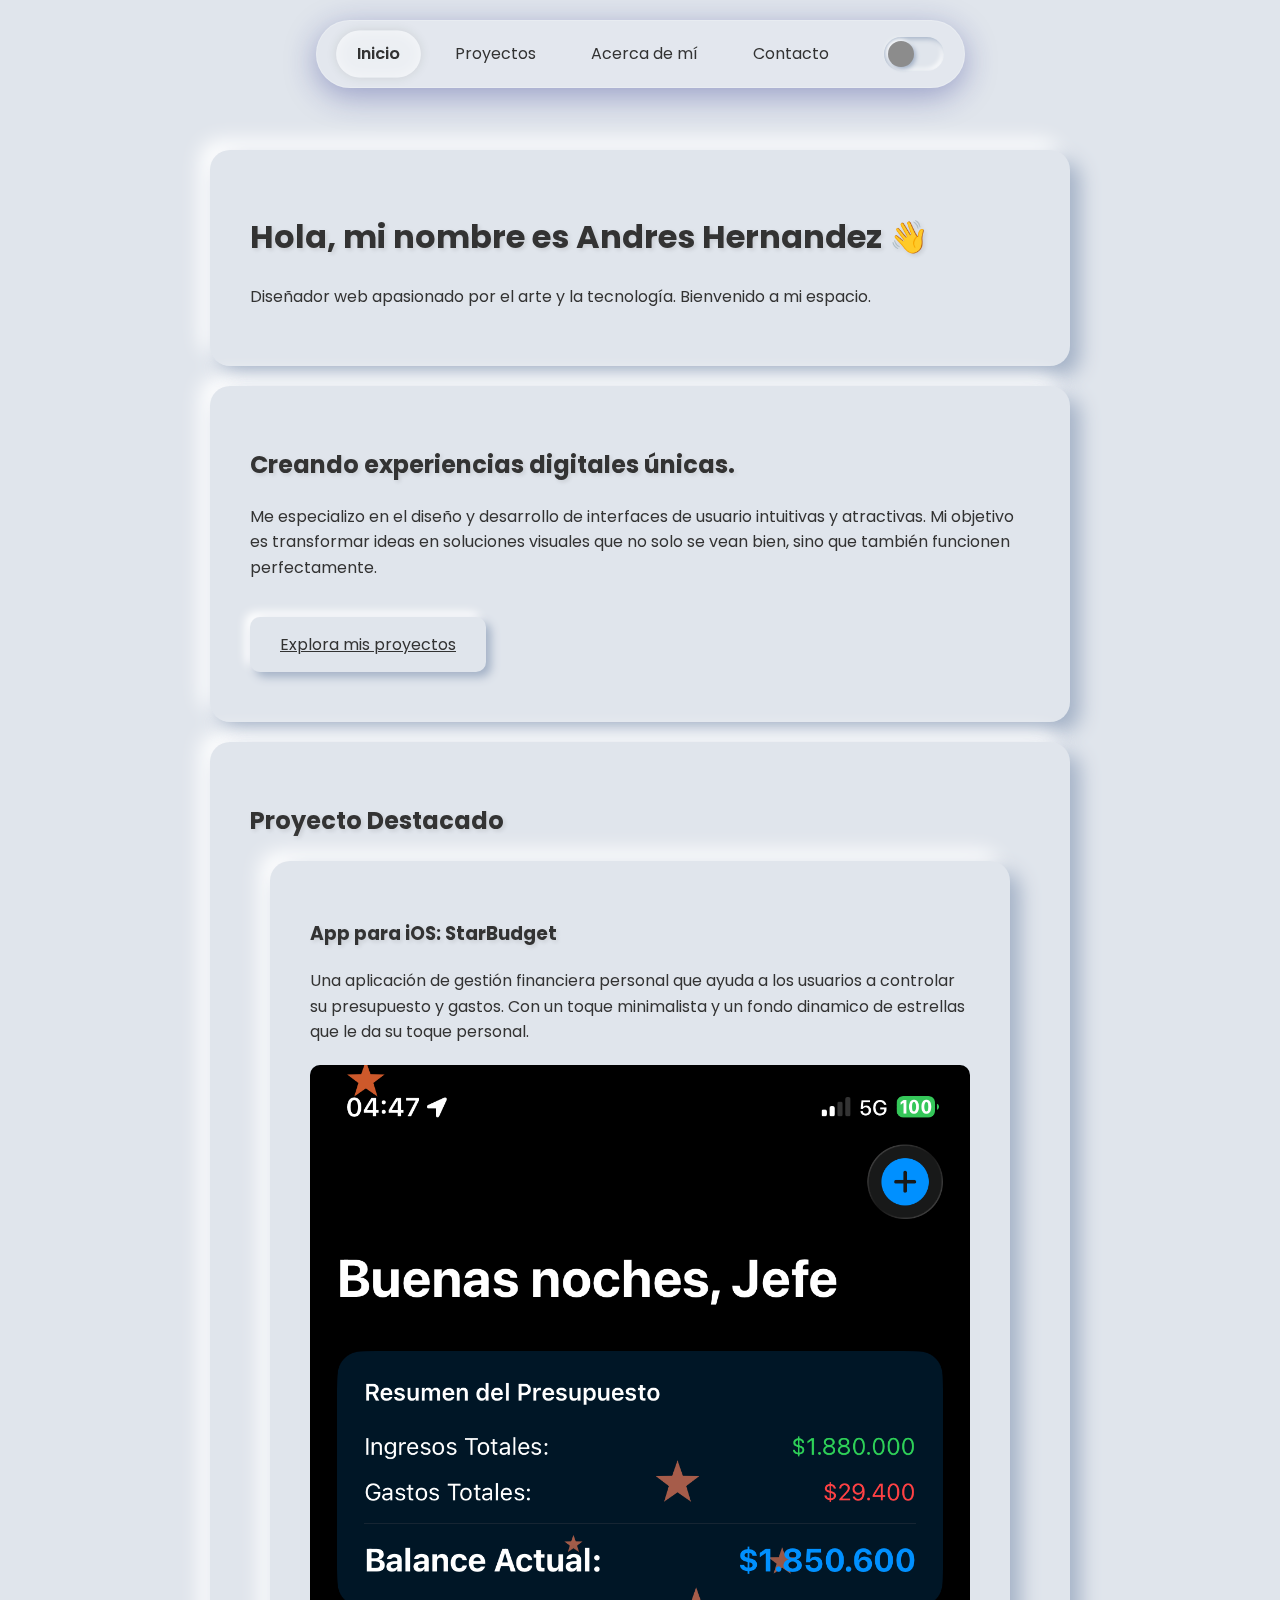
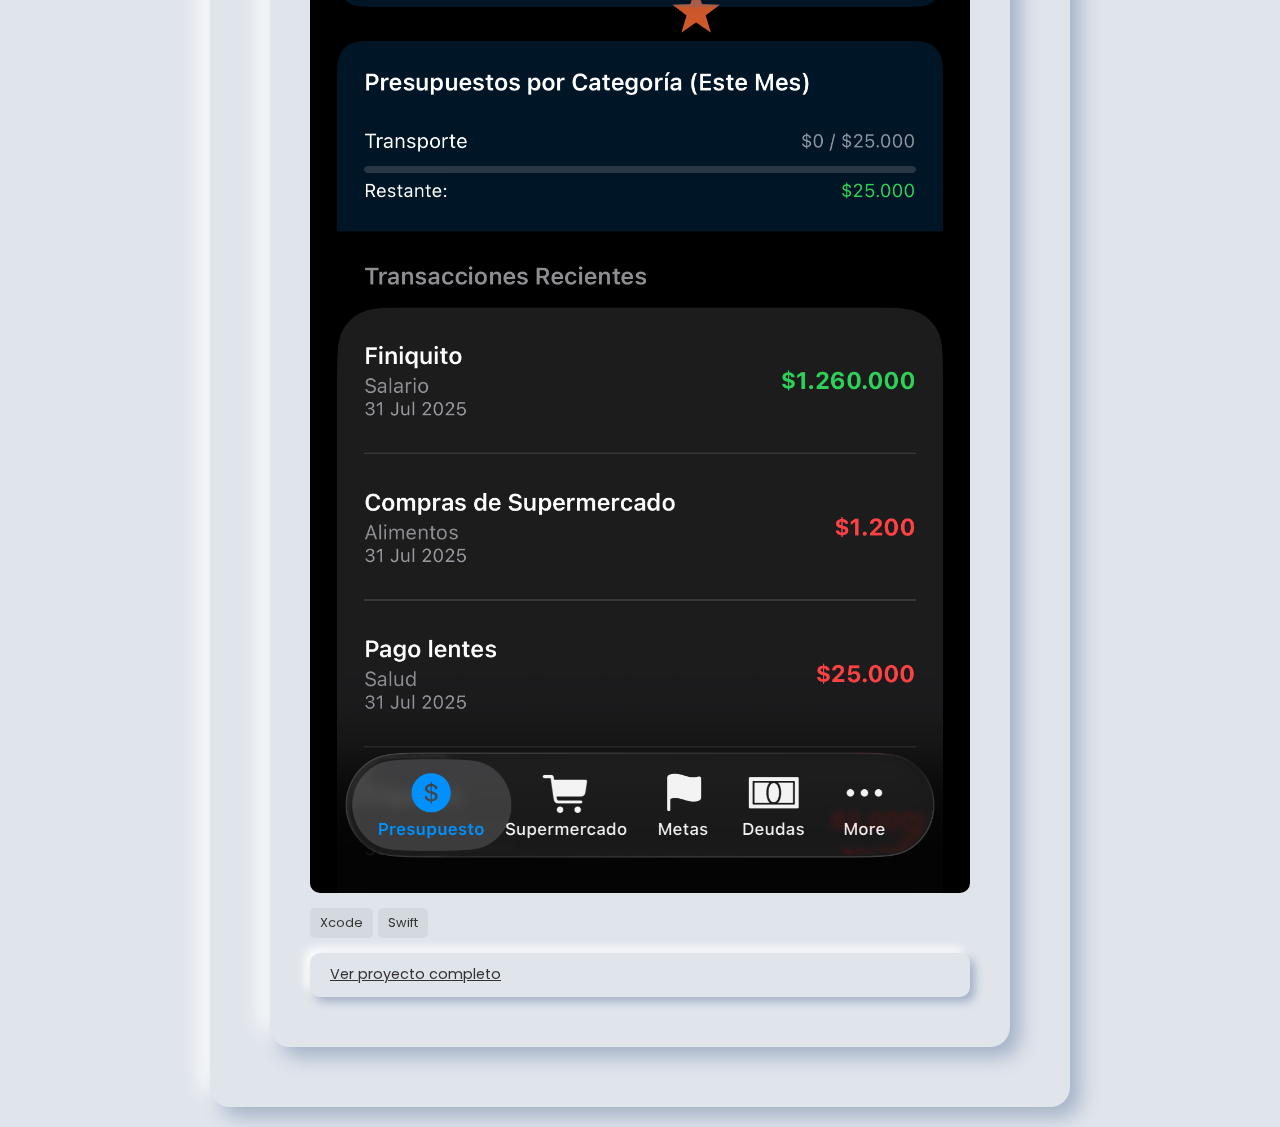
<file: index.html>
<!DOCTYPE html>
<html lang="es">
<head>
    <meta charset="UTF-8">
    <meta name="viewport" content="width=device-width, initial-scale=1.0">
    <title>Mi Portafolio</title>
    <link rel="stylesheet" href="style.css">
    <link href="https://fonts.googleapis.com/css2?family=Poppins:wght@300;400;600&display=swap" rel="stylesheet">
</head>
<body>
    <div id="star-background"></div>
    
    <header class="header">
        <nav class="liquid-glass-menu">
            <a href="index.html">Inicio</a>
            <a href="proyectos.html">Proyectos</a>
            <a href="acerca-de-mi.html">Acerca de mí</a>
            <a href="contacto.html">Contacto</a>
            <label class="switch">
                <input type="checkbox" id="theme-toggle">
                <span class="slider round"></span>
            </label>
        </nav>
    </header>

    <div id="page-transition-container">
        <main>
            <section id="inicio" class="neumorphic-card">
                <h1 class="fade-in">Hola, mi nombre es Andres Hernandez 👋</h1>
                <p class="fade-in delay-1">Diseñador web apasionado por el arte y la tecnología. Bienvenido a mi espacio.</p>
            </section>

            <section id="introduction" class="neumorphic-card fade-in delay-2">
                <h2>Creando experiencias digitales únicas.</h2>
                <p>Me especializo en el diseño y desarrollo de interfaces de usuario intuitivas y atractivas. Mi objetivo es transformar ideas en soluciones visuales que no solo se vean bien, sino que también funcionen perfectamente.</p>
                <a href="proyectos.html" class="neumorphic-btn cta-btn">Explora mis proyectos</a>
            </section>

            <section id="featured-project" class="neumorphic-card fade-in delay-3">
                <h2>Proyecto Destacado</h2>
                <div class="project-item neumorphic-card">
                    <h3>App para iOS: StarBudget</h3>
                    <p>Una aplicación de gestión financiera personal que ayuda a los usuarios a controlar su presupuesto y gastos. Con un toque minimalista y un fondo dinamico de estrellas que le da su toque personal.</p>
                    <div class="project-media">
                        <img src="assets/IMG2.PNG" alt="Imagen del proyecto destacado">
                    </div>
                    <div class="technologies">
                        <span>Xcode</span><span>Swift</span>
                    </div>
                    <a href="proyectos.html" class="neumorphic-btn project-link">Ver proyecto completo</a>
                </div>
            </section>
        </main>
    </div>

    <script src="script.js"></script>
</body>
</html>
</file>
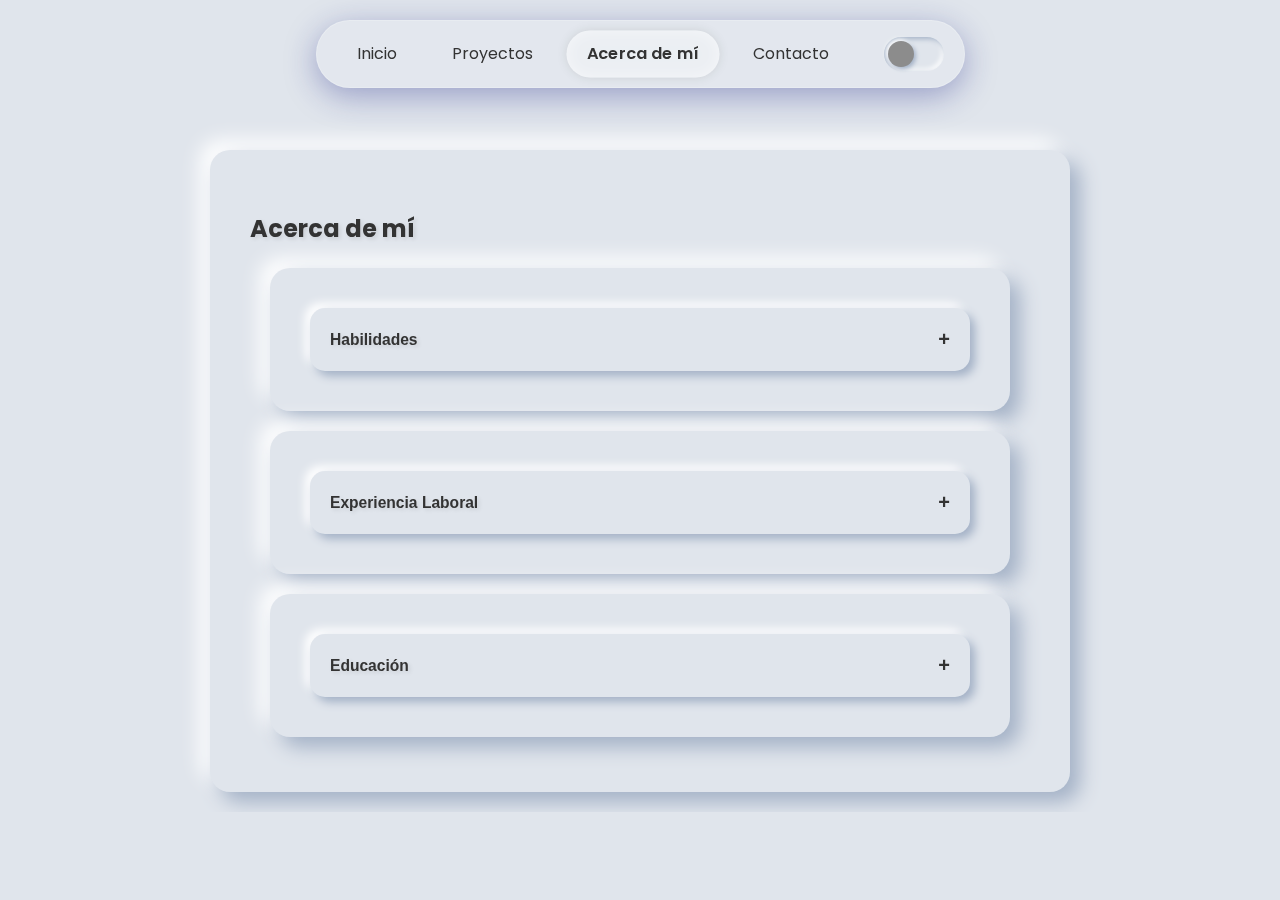
<file: acerca-de-mi.html>
<!DOCTYPE html>
<html lang="es">
<head>
    <meta charset="UTF-8">
    <meta name="viewport" content="width=device-width, initial-scale=1.0">
    <title>Acerca de Mí - Mi Portafolio</title>
    <link rel="stylesheet" href="style.css">
    <link href="https://fonts.googleapis.com/css2?family=Poppins:wght@300;400;600&display=swap" rel="stylesheet">
</head>
<body>
    <div id="star-background"></div>

    <header class="header">
        <nav class="liquid-glass-menu">
            <a href="index.html">Inicio</a>
            <a href="proyectos.html">Proyectos</a>
            <a href="acerca-de-mi.html">Acerca de mí</a>
            <a href="contacto.html">Contacto</a>
            <label class="switch">
                <input type="checkbox" id="theme-toggle">
                <span class="slider round"></span>
            </label>
        </nav>
    </header>
    
    <div id="page-transition-container">
        <main>
            <section id="acerca-de-mi" class="neumorphic-card fade-in">
                <h2>Acerca de mí</h2>
                
                <div class="accordion">
                    <div class="accordion-item neumorphic-card">
                        <button class="accordion-header">
                            <h3>Habilidades</h3>
                            <span class="icon">+</span>
                        </button>
                        <div class="accordion-content">
                            <p>Diseño UX/UI, Desarrollo Front-end (HTML, CSS, JavaScript, React). Desarrollo de aplicaciones móviles (Xcode, Swift).</p>
                        </div>
                    </div>

                    <div class="accordion-item neumorphic-card">
                        <button class="accordion-header">
                            <h3>Experiencia Laboral</h3>
                            <span class="icon">+</span>
                        </button>
                        <div class="accordion-content">
                            <p><strong>Desarrollador web, Freelance</strong> (2020 - Actual)<br>Desarrollo y mantenimiento de sitios web para diversos clientes.</p>
                            <p><strong>Desarrollador de aplicaciones móviles, Freelance</strong> (2020 - Actual)<br>Creación de aplicaciones móviles para iOS utilizando Xcode y Swift.</p>
                        </div>
                    </div>

                    <div class="accordion-item neumorphic-card">
                        <button class="accordion-header">
                            <h3>Educación</h3>
                            <span class="icon">+</span>
                        </button>
                        <div class="accordion-content">
                            <p><strong>Universidad iplacex. Ingenieria en informatica</strong> (2024 - en proceso)</p>
                        </div>
                    </div>
                </div>
            </section>
        </main>
    </div>

    <script src="script.js"></script>
</body>
</html>
</file>
<file: style.css>
:root {
    --bg-color: #e0e5ec;
    --shadow-light: #ffffff;
    --shadow-dark: #a3b1c6;
    --text-color: #333;
    --accent-color: #007bff;
    --star-color-1: #b0c4de; /* Azul claro */
    --star-color-2: #add8e6; /* Azul cielo */
    --star-color-3: #87cefa; /* Azul claro más intenso */
    --star-color-4: #afeeee; /* Turquesa pálido */
}

body {
    background-color: var(--bg-color);
    font-family: 'Poppins', sans-serif;
    color: var(--text-color);
    margin: 0;
    padding: 0;
    line-height: 1.6;
    display: flex;
    flex-direction: column;
    align-items: center;
    transition: background-color 0.5s ease, color 0.5s ease;
    overflow-x: hidden;
    position: relative; /* Necesario para que el fondo de estrellas funcione */
    z-index: 1; /* Asegura que el contenido esté encima de las estrellas */
}

/* --- Modo Oscuro --- */
body.dark-mode {
    --bg-color: #1a1a1a;
    --shadow-light: #2c2c2c;
    --shadow-dark: #0d0d0d;
    --text-color: #f0f0f0;
    --accent-color: #61dafb;
    --star-color-1: #7fffd4; /* Aguamarina */
    --star-color-2: #c6e2ff; /* Azul claro */
    --star-color-3: #ffdead; /* Melocotón */
    --star-color-4: #e0b0ff; /* Lila */
}

/* --- Estilo Neumórfico (para el contenido) --- */
.neumorphic-card {
    background: var(--bg-color);
    border-radius: 20px;
    padding: 40px;
    margin: 20px;
    box-shadow: 
        10px 10px 20px var(--shadow-dark),
        -10px -10px 20px var(--shadow-light);
    transition: all 0.3s ease;
    position: relative; /* Asegura que las cards estén sobre las estrellas */
    z-index: 2; /* Mayor que el fondo de estrellas */
}

.neumorphic-card:hover {
    box-shadow: 
        5px 5px 10px var(--shadow-dark),
        -5px -5px 10px var(--shadow-light);
    transform: translateY(-5px);
}

.neumorphic-input, .neumorphic-btn {
    border: none;
    outline: none;
    background: var(--bg-color);
    border-radius: 10px;
    padding: 15px;
    margin: 10px 0;
    width: 100%;
    box-shadow: 
        inset 5px 5px 10px var(--shadow-dark),
        inset -5px -5px 10px var(--shadow-light);
    transition: all 0.3s ease;
    color: var(--text-color);
    position: relative; /* Asegura que los elementos estén sobre las estrellas */
    z-index: 2;
}

.neumorphic-input:focus {
    box-shadow: 
        inset 2px 2px 5px var(--shadow-dark),
        inset -2px -2px 5px var(--shadow-light);
}

.neumorphic-btn {
    cursor: pointer;
    box-shadow: 
        5px 5px 10px var(--shadow-dark),
        -5px -5px 10px var(--shadow-light);
}

/* Animación de "presión" más pronunciada */
.neumorphic-btn:active,
.social-btn:active,
.carousel-btn:active,
.switch input:checked + .slider {
    box-shadow: 
        inset 5px 5px 10px var(--shadow-dark),
        inset -5px -5px 10px var(--shadow-light);
    transform: scale(0.98);
}


/* --- Menú Liquid Glass (para la navegación) --- */

.header {
    width: 100%;
    position: fixed;
    top: 0;
    left: 0;
    z-index: 1000;
    display: flex;
    justify-content: center;
    padding: 20px 0;
}

.liquid-glass-menu {
    background: rgba(255, 255, 255, 0.1);
    backdrop-filter: blur(10px);
    -webkit-backdrop-filter: blur(10px);
    border-radius: 50px;
    padding: 10px 20px;
    display: flex;
    gap: 15px;
    border: 1px solid rgba(255, 255, 255, 0.2);
    box-shadow: 0 8px 32px 0 rgba(31, 38, 135, 0.37);
    transition: all 0.5s cubic-bezier(0.68, -0.55, 0.27, 1.55);
    align-items: center;
    position: relative;
    overflow: hidden;
    z-index: 3; /* Asegura que el menú esté siempre encima */
}

.liquid-glass-menu a {
    color: var(--text-color);
    text-decoration: none;
    padding: 10px 20px;
    border-radius: 50px;
    transition: all 0.4s ease-in-out;
    position: relative;
    z-index: 1;
    overflow: hidden;
}

.liquid-glass-menu a::before {
    content: '';
    position: absolute;
    top: 50%;
    left: 50%;
    width: 0;
    height: 0;
    background: rgba(255, 255, 255, 0.2);
    border-radius: 50%;
    transform: translate(-50%, -50%);
    transition: width 0.4s ease-out, height 0.4s ease-out, background 0.4s ease-out;
    z-index: 0;
    opacity: 0;
}

.liquid-glass-menu a:hover::before {
    width: 200px;
    height: 200px;
    opacity: 1;
}

.liquid-glass-menu a:hover {
    background: rgba(255, 255, 255, 0.2);
    box-shadow: 0 4px 10px rgba(0, 0, 0, 0.1);
    transform: scale(1.05) translateY(-2px);
    color: var(--text-color);
}

.liquid-glass-menu a.active {
    background: rgba(255, 255, 255, 0.3);
    box-shadow: inset 0 0 15px rgba(255, 255, 255, 0.5),
                0 0 10px rgba(0, 0, 0, 0.1);
    transform: scale(1.02);
    color: var(--text-color);
    font-weight: 600;
}

/* --- Estilos generales --- */
#page-transition-container {
    width: 100%;
    overflow: hidden;
    position: relative;
}

#page-transition-container > main {
    max-width: 900px;
    margin: 150px auto 20px;
    padding: 0 20px;
    animation-duration: 0.5s;
    animation-timing-function: ease-in-out;
    position: relative; /* Asegura que main esté sobre las estrellas */
    z-index: 2;
}

h1, h2, h3 {
    text-shadow: 2px 2px 4px rgba(0,0,0,0.1);
}

/* --- Fondo de estrellas animado --- */
#star-background {
    position: fixed; /* Fija las estrellas para que cubran toda la pantalla */
    top: 0;
    left: 0;
    width: 100%;
    height: 100%;
    pointer-events: none; /* Permite interactuar con los elementos debajo */
    z-index: 0; /* Asegura que esté por debajo de todo el contenido */
    overflow: hidden;
}

.star {
    position: absolute;
    /* Eliminamos background y border-radius aquí para usar clip-path */
    opacity: 0; /* Empieza invisible */
    animation: move-star linear infinite;
    mix-blend-mode: screen; /* Mezcla el color de las estrellas con el fondo */

    /* Estilo para la forma de estrella usando clip-path */
    /* Este clip-path crea una estrella de 5 puntas */
    clip-path: polygon(
        50% 0%, 
        61% 35%, 
        98% 35%, 
        68% 57%, 
        79% 91%, 
        50% 70%, 
        21% 91%, 
        32% 57%, 
        2% 35%, 
        39% 35%
    );
    background: var(--star-color-1); /* Color base de la estrella */
    box-shadow: 0 0 8px 3px var(--star-color-1); /* Resplandor más pronunciado */
    transform-origin: center center; /* Asegura que la transformación (animación) sea desde el centro */
}

/* Colores para las estrellas con sus sombras */
.star.color-2 { 
    background: var(--star-color-2); 
    box-shadow: 0 0 8px 3px var(--star-color-2); 
}
.star.color-3 { 
    background: var(--star-color-3); 
    box-shadow: 0 0 8px 3px var(--star-color-3); 
}
.star.color-4 { 
    background: var(--star-color-4); 
    box-shadow: 0 0 8px 3px var(--star-color-4); 
}


/* Animación de las estrellas */
@keyframes move-star {
    0% {
        transform: translateX(100vw) rotate(0deg); /* Empieza fuera de la pantalla a la derecha y sin rotación */
        opacity: 0;
    }
    10% {
        opacity: 1; /* Se vuelve visible rápidamente */
    }
    90% {
        opacity: 1; /* Permanece visible la mayor parte del recorrido */
    }
    100% {
        transform: translateX(-100%) rotate(360deg); /* Termina fuera de la pantalla a la izquierda con una rotación completa */
        opacity: 0; /* Desaparece suavemente */
    }
}


/* --- Estilos de proyectos --- */
.project-item {
    position: relative;
    overflow: hidden;
}

/* Efecto Liquid Glass al pasar el mouse sobre el proyecto */
.liquid-project-hover::before {
    content: '';
    position: absolute;
    top: 0;
    left: 0;
    width: 100%;
    height: 100%;
    background: radial-gradient(circle at var(--mouse-x, 50%) var(--mouse-y, 50%), rgba(255,255,255,0.1) 0%, rgba(255,255,255,0) 70%);
    opacity: 0;
    transition: opacity 0.3s ease;
    pointer-events: none;
    z-index: 0;
}

.liquid-project-hover:hover::before {
    opacity: 1;
}

.technologies {
    margin-top: 15px;
}

.technologies span {
    display: inline-block;
    background: rgba(0, 0, 0, 0.05);
    padding: 5px 10px;
    border-radius: 5px;
    font-size: 0.8em;
    margin-right: 5px;
}

/* --- Carrusel de proyectos --- */
.project-carousel-container {
    position: relative;
    width: 100%;
    overflow: hidden;
    border-radius: 10px;
    margin-top: 20px;
    box-shadow: 
        inset 2px 2px 5px var(--shadow-dark),
        inset -2px -2px 5px var(--shadow-light);
}

.project-carousel {
    display: flex;
    transition: transform 0.5s ease-in-out;
}

.project-carousel img,
.project-carousel video {
    min-width: 100%;
    max-width: 100%;
    height: auto;
    display: block;
    border-radius: 0;
    box-shadow: none;
}

/* Rediseño de los botones del carrusel */
.carousel-btn {
    position: absolute;
    bottom: 20px;
    background: none;
    border: none;
    cursor: pointer;
    font-size: 0;
    z-index: 10;
    transition: all 0.2s ease;
    width: 40px;
    height: 40px;
    border-radius: 50%;
    display: flex;
    justify-content: center;
    align-items: center;
}

/* Estilo para los pseudo-elementos (íconos de triángulo) */
.carousel-btn::before {
    content: '';
    width: 0;
    height: 0;
    border-style: solid;
    transition: border-color 0.2s ease;
}

/* Botón 'prev' */
.carousel-btn.prev {
    left: 20px;
}

.carousel-btn.prev::before {
    border-width: 10px 15px 10px 0;
    border-color: transparent var(--text-color) transparent transparent;
}

/* Botón 'next' */
.carousel-btn.next {
    right: 20px;
}

.carousel-btn.next::before {
    border-width: 10px 0 10px 15px;
    border-color: transparent transparent transparent var(--text-color);
}

/* Efecto hover y active */
.carousel-btn:hover {
    background: var(--shadow-light);
    box-shadow: 5px 5px 10px var(--shadow-dark),
                -5px -5px 10px var(--shadow-light);
}

.carousel-btn:active {
    box-shadow: inset 5px 5px 10px var(--shadow-dark),
                inset -5px -5px 10px var(--shadow-light);
}

/* --- Estilos para la página de inicio --- */
.cta-btn {
    margin-top: 20px;
    display: inline-block;
    width: auto;
    padding: 15px 30px;
}

.project-link {
    margin-top: 15px;
    display: block;
    width: auto;
    padding: 10px 20px;
    font-size: 0.9em;
}

/* Nuevo estilo para que las imágenes se adapten al contenedor */
.project-media {
    width: 100%;
    overflow: hidden;
    border-radius: 10px;
    box-shadow: inset 2px 2px 5px var(--shadow-dark),
                inset -2px -2px 5px var(--shadow-light);
    margin-top: 20px;
}

.project-media img {
    width: 100%;
    height: auto;
    display: block;
}


/* --- Iconos sociales --- */
.social-icons {
    display: flex;
    justify-content: center;
    gap: 20px;
    margin-top: 30px;
}

.social-btn {
    width: 60px;
    height: 60px;
    border-radius: 50%;
    display: flex;
    justify-content: center;
    align-items: center;
    box-shadow: 
        5px 5px 10px var(--shadow-dark),
        -5px -5px 10px var(--shadow-light);
    transition: all 0.3s ease;
}

/* --- Estilo del interruptor deslizante --- */
.switch {
    position: relative;
    display: inline-block;
    width: 60px;
    height: 34px;
    margin-left: 20px;
}

.switch input {
    opacity: 0;
    width: 0;
    height: 0;
}

.slider {
    position: absolute;
    cursor: pointer;
    top: 0;
    left: 0;
    right: 0;
    bottom: 0;
    background-color: var(--bg-color);
    box-shadow: 
        inset 2px 2px 5px var(--shadow-dark),
        inset -2px -2px 5px var(--shadow-light);
    transition: .4s;
    border-radius: 34px;
}

.slider:before {
    position: absolute;
    content: "";
    height: 26px;
    width: 26px;
    left: 4px;
    bottom: 4px;
    background-color: #8c8c8c;
    transition: .4s;
    box-shadow: 
        2px 2px 4px var(--shadow-dark),
        -2px -2px 4px var(--shadow-light);
    border-radius: 50%;
}

input:checked + .slider {
    background-color: var(--bg-color);
}

input:checked + .slider:before {
    transform: translateX(26px);
    background-color: #555;
}


/* --- Animación del botón de contacto --- */
.send-btn {
    position: relative;
    overflow: hidden;
}

body {
    --text-color-rgb: 51, 51, 51;
}
body.dark-mode {
    --text-color-rgb: 240, 240, 240;
}

.send-btn::after {
    content: '';
    position: absolute;
    top: 0;
    left: -100%;
    width: 100%;
    height: 100%;
    background: linear-gradient(90deg, transparent, rgba(var(--text-color-rgb), 0.1), transparent);
    transition: left 0.5s ease;
}

.send-btn:hover::after {
    left: 100%;
}

.send-btn.sending {
    box-shadow: inset 5px 5px 10px var(--shadow-dark), inset -5px -5px 10px var(--shadow-light);
    pointer-events: none;
}

/* --- Secciones desplegables (Acerca de mí) --- */
.accordion-item {
    margin-bottom: 15px;
    cursor: pointer;
    overflow: hidden;
}

.accordion-header {
    display: flex;
    justify-content: space-between;
    align-items: center;
    width: 100%;
    padding: 20px;
    background: var(--bg-color);
    border: none;
    border-radius: 15px;
    box-shadow: 
        5px 5px 10px var(--shadow-dark),
        -5px -5px 10px var(--shadow-light);
    transition: all 0.3s ease;
    cursor: pointer;
}

.accordion-header:hover {
    box-shadow: 
        2px 2px 5px var(--shadow-dark),
        -2px -2px 5px var(--shadow-light);
    transform: translateY(-2px);
}

.accordion-header h3 {
    margin: 0;
    color: var(--text-color);
}

.accordion-header .icon {
    font-size: 1.5em;
    font-weight: bold;
    transition: transform 0.3s ease;
    color: var(--text-color);
}

.accordion-header.active .icon {
    transform: rotate(45deg);
}

.accordion-content {
    max-height: 0;
    padding: 0 20px;
    background: var(--bg-color);
    border-radius: 0 0 15px 15px;
    box-shadow: 
        inset 2px 2px 5px var(--shadow-dark),
        inset -2px -2px 5px var(--shadow-light);
    transition: max-height 0.5s ease-out, padding 0.5s ease-out;
    overflow: hidden;
}

.accordion-content.show {
    max-height: 500px;
    padding: 20px;
}

.accordion-content p {
    margin-bottom: 10px;
}

/* --- Animaciones de transición entre páginas --- */
@keyframes slideInRight {
    from { transform: translateX(100%); opacity: 0; }
    to { transform: translateX(0); opacity: 1; }
}

@keyframes slideOutLeft {
    from { transform: translateX(0); opacity: 1; }
    to { transform: translateX(-100%); opacity: 0; }
}

@keyframes slideInLeft {
    from { transform: translateX(-100%); opacity: 0; }
    to { transform: translateX(0); opacity: 1; }
}

@keyframes slideOutRight {
    from { transform: translateX(0); opacity: 1; }
    to { transform: translateX(100%); opacity: 0; }
}
</file>
